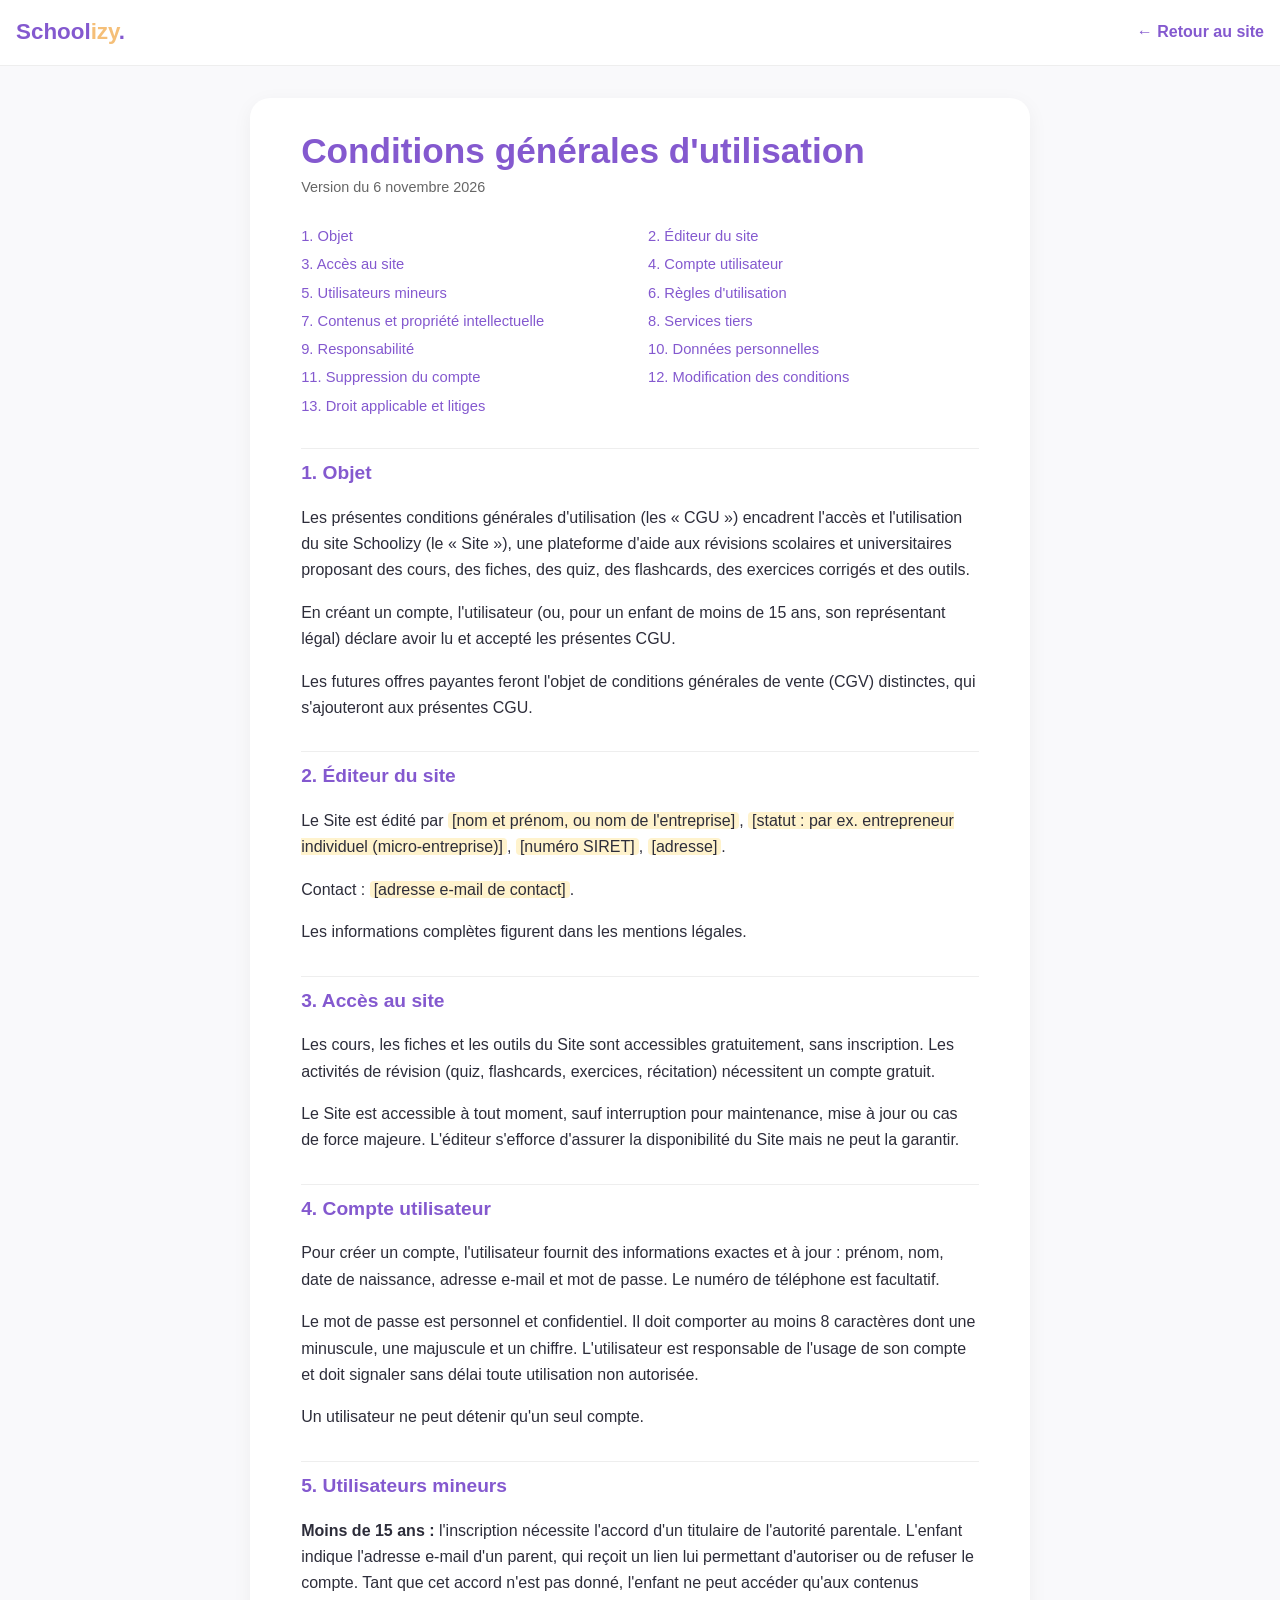
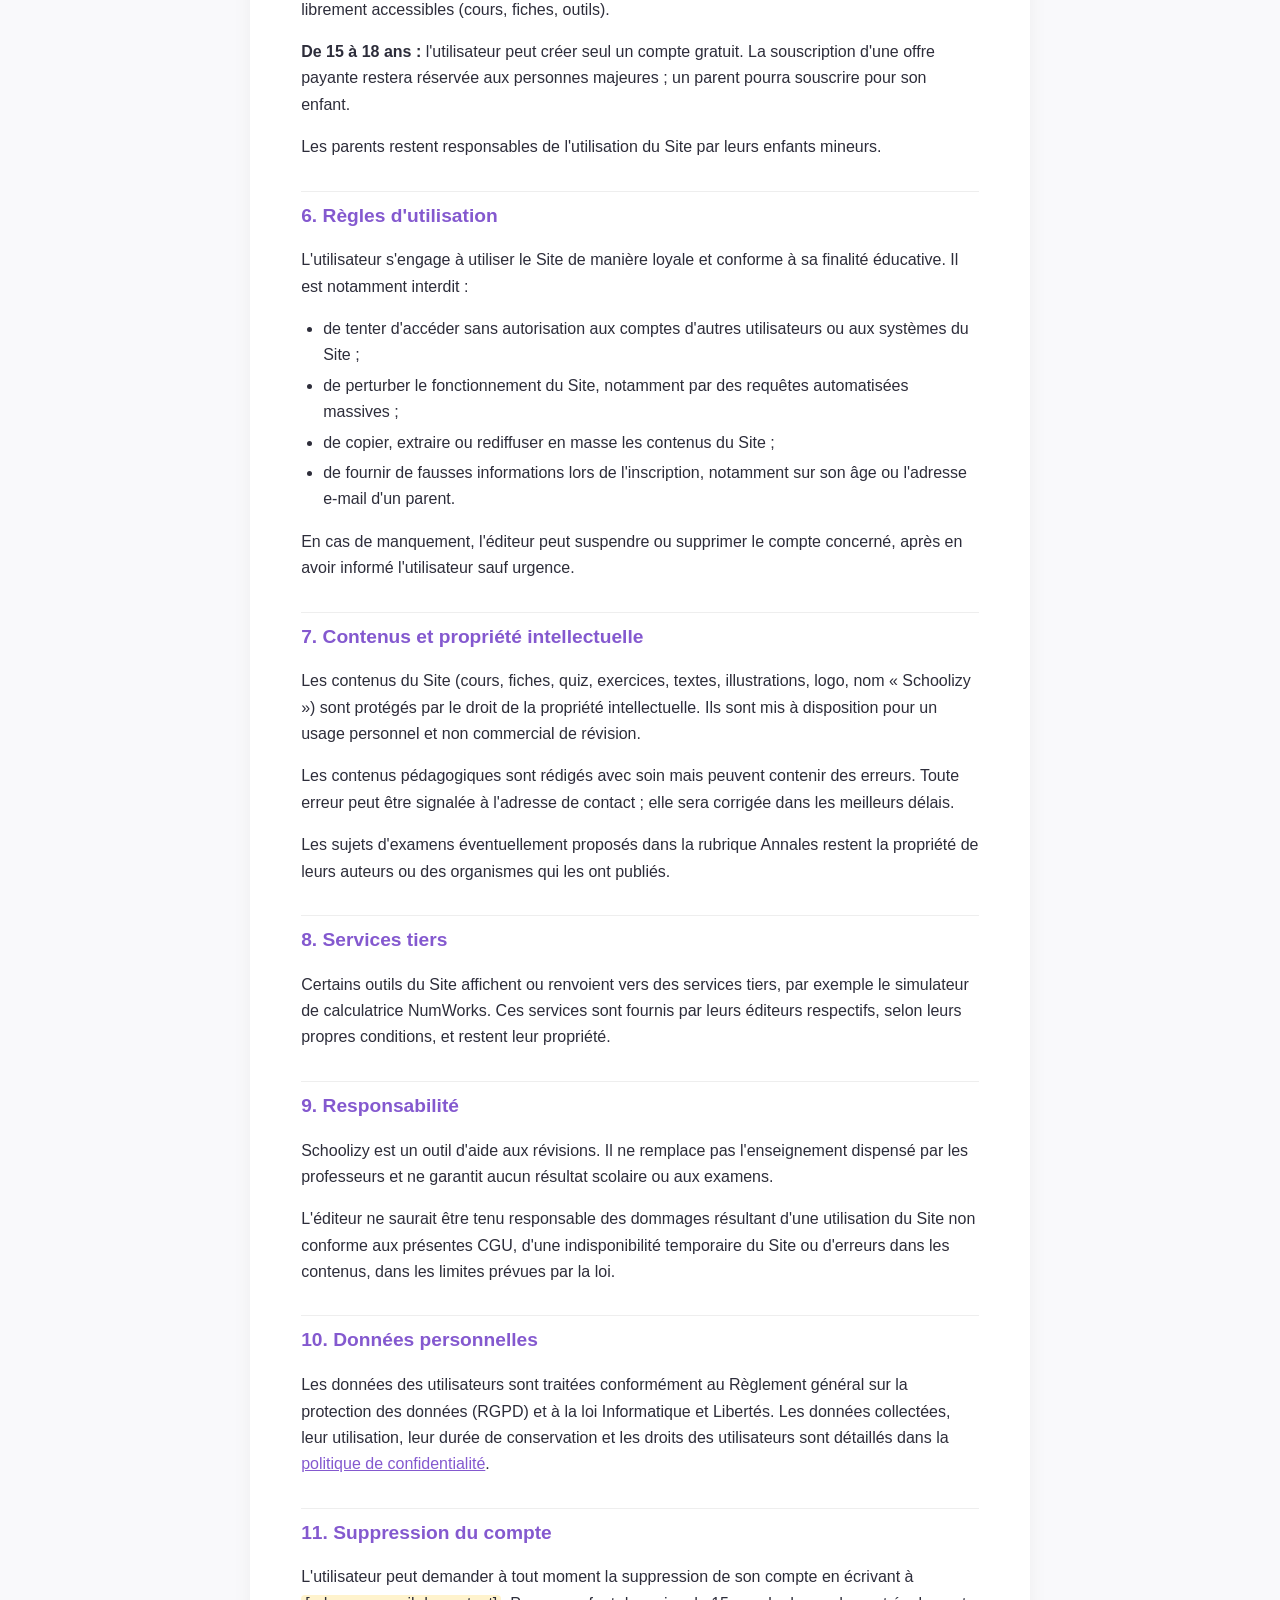
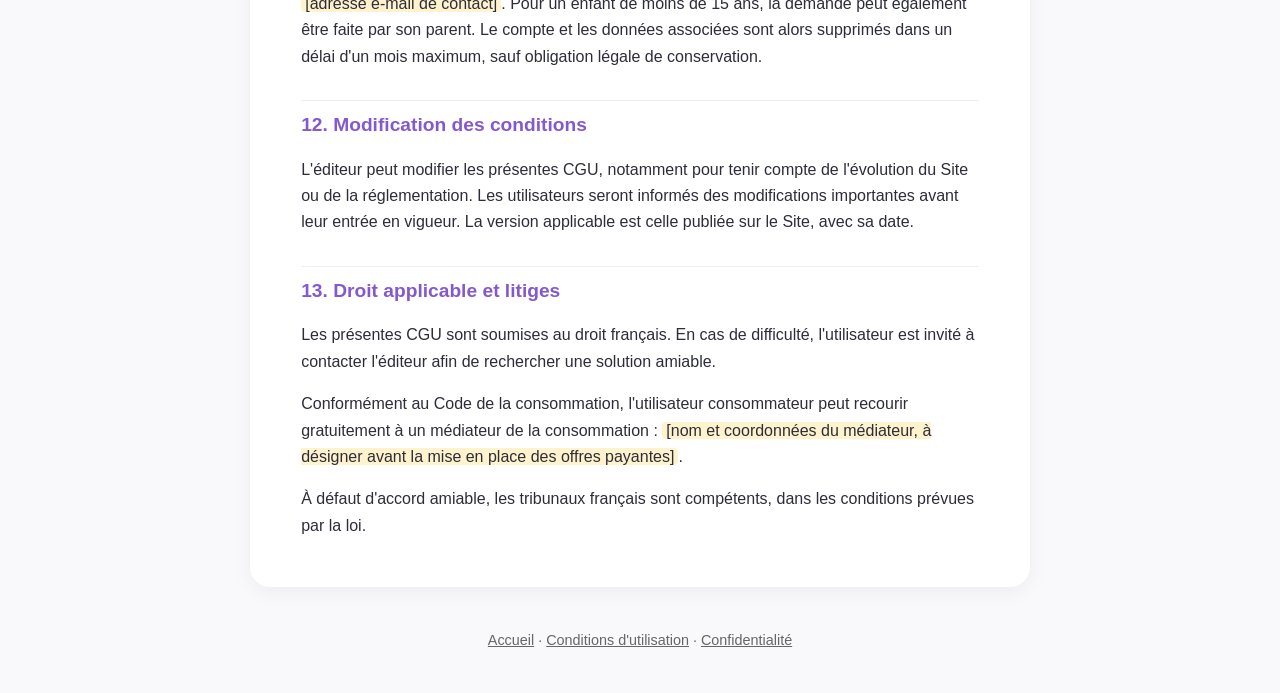
<file: cgu.html>
<!DOCTYPE html>
<html lang="fr">
<head>
    <meta charset="UTF-8">
    <meta name="viewport" content="width=device-width, initial-scale=1.0">
    <title>Conditions générales d'utilisation – Schoolizy</title>
    <meta name="description" content="Conditions générales d'utilisation du site Schoolizy.">
    <meta name="theme-color" content="#8459cf">
    <link rel="icon" type="image/svg+xml" href="data:image/svg+xml,%3Csvg xmlns='http://www.w3.org/2000/svg' viewBox='0 0 64 64'%3E%3Crect width='64' height='64' rx='16' fill='%238459cf'/%3E%3Ctext x='32' y='45' font-family='Segoe UI,Arial,sans-serif' font-size='40' font-weight='900' text-anchor='middle' fill='%23f5bf78'%3ES%3C/text%3E%3C/svg%3E">
    <link rel="stylesheet" href="legal.css">
</head>
<body>
    <script>try { if (localStorage.getItem('schoolizy-theme') === 'dark') document.body.classList.add('dark'); } catch (e) {}</script>
    <!--
        PREMIÈRE VERSION, À FAIRE RELIRE PAR UN PROFESSIONNEL DU DROIT AVANT LA MISE EN LIGNE DES OFFRES PAYANTES.
        Les passages surlignés en jaune (class="todo") sont à compléter.
    -->
    <header class="legal-top">
        <a class="logo" href="./">School<span>izy</span>.</a>
        <a class="back" href="./">← Retour au site</a>
    </header>

    <main class="legal">
        <h1>Conditions générales d'utilisation</h1>
        <p class="version">Version du 6 novembre 2026</p>

        <nav class="toc" aria-label="Sommaire">
            <a href="#objet">1. Objet</a>
            <a href="#editeur">2. Éditeur du site</a>
            <a href="#acces">3. Accès au site</a>
            <a href="#compte">4. Compte utilisateur</a>
            <a href="#mineurs">5. Utilisateurs mineurs</a>
            <a href="#usage">6. Règles d'utilisation</a>
            <a href="#contenus">7. Contenus et propriété intellectuelle</a>
            <a href="#tiers">8. Services tiers</a>
            <a href="#responsabilite">9. Responsabilité</a>
            <a href="#donnees">10. Données personnelles</a>
            <a href="#fin">11. Suppression du compte</a>
            <a href="#modif">12. Modification des conditions</a>
            <a href="#droit">13. Droit applicable et litiges</a>
        </nav>

        <section id="objet">
            <h2>1. Objet</h2>
            <p>Les présentes conditions générales d'utilisation (les « CGU ») encadrent l'accès et l'utilisation du site Schoolizy (le « Site »), une plateforme d'aide aux révisions scolaires et universitaires proposant des cours, des fiches, des quiz, des flashcards, des exercices corrigés et des outils.</p>
            <p>En créant un compte, l'utilisateur (ou, pour un enfant de moins de 15 ans, son représentant légal) déclare avoir lu et accepté les présentes CGU.</p>
            <p>Les futures offres payantes feront l'objet de conditions générales de vente (CGV) distinctes, qui s'ajouteront aux présentes CGU.</p>
        </section>

        <section id="editeur">
            <h2>2. Éditeur du site</h2>
            <p>Le Site est édité par <span class="todo">[nom et prénom, ou nom de l'entreprise]</span>, <span class="todo">[statut : par ex. entrepreneur individuel (micro-entreprise)]</span>, <span class="todo">[numéro SIRET]</span>, <span class="todo">[adresse]</span>.</p>
            <p>Contact : <span class="todo">[adresse e-mail de contact]</span>.</p>
            <p>Les informations complètes figurent dans les mentions légales.</p>
        </section>

        <section id="acces">
            <h2>3. Accès au site</h2>
            <p>Les cours, les fiches et les outils du Site sont accessibles gratuitement, sans inscription. Les activités de révision (quiz, flashcards, exercices, récitation) nécessitent un compte gratuit.</p>
            <p>Le Site est accessible à tout moment, sauf interruption pour maintenance, mise à jour ou cas de force majeure. L'éditeur s'efforce d'assurer la disponibilité du Site mais ne peut la garantir.</p>
        </section>

        <section id="compte">
            <h2>4. Compte utilisateur</h2>
            <p>Pour créer un compte, l'utilisateur fournit des informations exactes et à jour : prénom, nom, date de naissance, adresse e-mail et mot de passe. Le numéro de téléphone est facultatif.</p>
            <p>Le mot de passe est personnel et confidentiel. Il doit comporter au moins 8 caractères dont une minuscule, une majuscule et un chiffre. L'utilisateur est responsable de l'usage de son compte et doit signaler sans délai toute utilisation non autorisée.</p>
            <p>Un utilisateur ne peut détenir qu'un seul compte.</p>
        </section>

        <section id="mineurs">
            <h2>5. Utilisateurs mineurs</h2>
            <p><strong>Moins de 15 ans :</strong> l'inscription nécessite l'accord d'un titulaire de l'autorité parentale. L'enfant indique l'adresse e-mail d'un parent, qui reçoit un lien lui permettant d'autoriser ou de refuser le compte. Tant que cet accord n'est pas donné, l'enfant ne peut accéder qu'aux contenus librement accessibles (cours, fiches, outils).</p>
            <p><strong>De 15 à 18 ans :</strong> l'utilisateur peut créer seul un compte gratuit. La souscription d'une offre payante restera réservée aux personnes majeures ; un parent pourra souscrire pour son enfant.</p>
            <p>Les parents restent responsables de l'utilisation du Site par leurs enfants mineurs.</p>
        </section>

        <section id="usage">
            <h2>6. Règles d'utilisation</h2>
            <p>L'utilisateur s'engage à utiliser le Site de manière loyale et conforme à sa finalité éducative. Il est notamment interdit :</p>
            <ul>
                <li>de tenter d'accéder sans autorisation aux comptes d'autres utilisateurs ou aux systèmes du Site ;</li>
                <li>de perturber le fonctionnement du Site, notamment par des requêtes automatisées massives ;</li>
                <li>de copier, extraire ou rediffuser en masse les contenus du Site ;</li>
                <li>de fournir de fausses informations lors de l'inscription, notamment sur son âge ou l'adresse e-mail d'un parent.</li>
            </ul>
            <p>En cas de manquement, l'éditeur peut suspendre ou supprimer le compte concerné, après en avoir informé l'utilisateur sauf urgence.</p>
        </section>

        <section id="contenus">
            <h2>7. Contenus et propriété intellectuelle</h2>
            <p>Les contenus du Site (cours, fiches, quiz, exercices, textes, illustrations, logo, nom « Schoolizy ») sont protégés par le droit de la propriété intellectuelle. Ils sont mis à disposition pour un usage personnel et non commercial de révision.</p>
            <p>Les contenus pédagogiques sont rédigés avec soin mais peuvent contenir des erreurs. Toute erreur peut être signalée à l'adresse de contact ; elle sera corrigée dans les meilleurs délais.</p>
            <p>Les sujets d'examens éventuellement proposés dans la rubrique Annales restent la propriété de leurs auteurs ou des organismes qui les ont publiés.</p>
        </section>

        <section id="tiers">
            <h2>8. Services tiers</h2>
            <p>Certains outils du Site affichent ou renvoient vers des services tiers, par exemple le simulateur de calculatrice NumWorks. Ces services sont fournis par leurs éditeurs respectifs, selon leurs propres conditions, et restent leur propriété.</p>
        </section>

        <section id="responsabilite">
            <h2>9. Responsabilité</h2>
            <p>Schoolizy est un outil d'aide aux révisions. Il ne remplace pas l'enseignement dispensé par les professeurs et ne garantit aucun résultat scolaire ou aux examens.</p>
            <p>L'éditeur ne saurait être tenu responsable des dommages résultant d'une utilisation du Site non conforme aux présentes CGU, d'une indisponibilité temporaire du Site ou d'erreurs dans les contenus, dans les limites prévues par la loi.</p>
        </section>

        <section id="donnees">
            <h2>10. Données personnelles</h2>
            <p>Les données des utilisateurs sont traitées conformément au Règlement général sur la protection des données (RGPD) et à la loi Informatique et Libertés. Les données collectées, leur utilisation, leur durée de conservation et les droits des utilisateurs sont détaillés dans la <a href="confidentialite.html">politique de confidentialité</a>.</p>
        </section>

        <section id="fin">
            <h2>11. Suppression du compte</h2>
            <p>L'utilisateur peut demander à tout moment la suppression de son compte en écrivant à <span class="todo">[adresse e-mail de contact]</span>. Pour un enfant de moins de 15 ans, la demande peut également être faite par son parent. Le compte et les données associées sont alors supprimés dans un délai d'un mois maximum, sauf obligation légale de conservation.</p>
        </section>

        <section id="modif">
            <h2>12. Modification des conditions</h2>
            <p>L'éditeur peut modifier les présentes CGU, notamment pour tenir compte de l'évolution du Site ou de la réglementation. Les utilisateurs seront informés des modifications importantes avant leur entrée en vigueur. La version applicable est celle publiée sur le Site, avec sa date.</p>
        </section>

        <section id="droit">
            <h2>13. Droit applicable et litiges</h2>
            <p>Les présentes CGU sont soumises au droit français. En cas de difficulté, l'utilisateur est invité à contacter l'éditeur afin de rechercher une solution amiable.</p>
            <p>Conformément au Code de la consommation, l'utilisateur consommateur peut recourir gratuitement à un médiateur de la consommation : <span class="todo">[nom et coordonnées du médiateur, à désigner avant la mise en place des offres payantes]</span>.</p>
            <p>À défaut d'accord amiable, les tribunaux français sont compétents, dans les conditions prévues par la loi.</p>
        </section>
    </main>

    <footer class="legal-foot">
        <a href="./">Accueil</a> · <a href="cgu.html">Conditions d'utilisation</a> · <a href="confidentialite.html">Confidentialité</a>
    </footer>
</body>
</html>
</file>
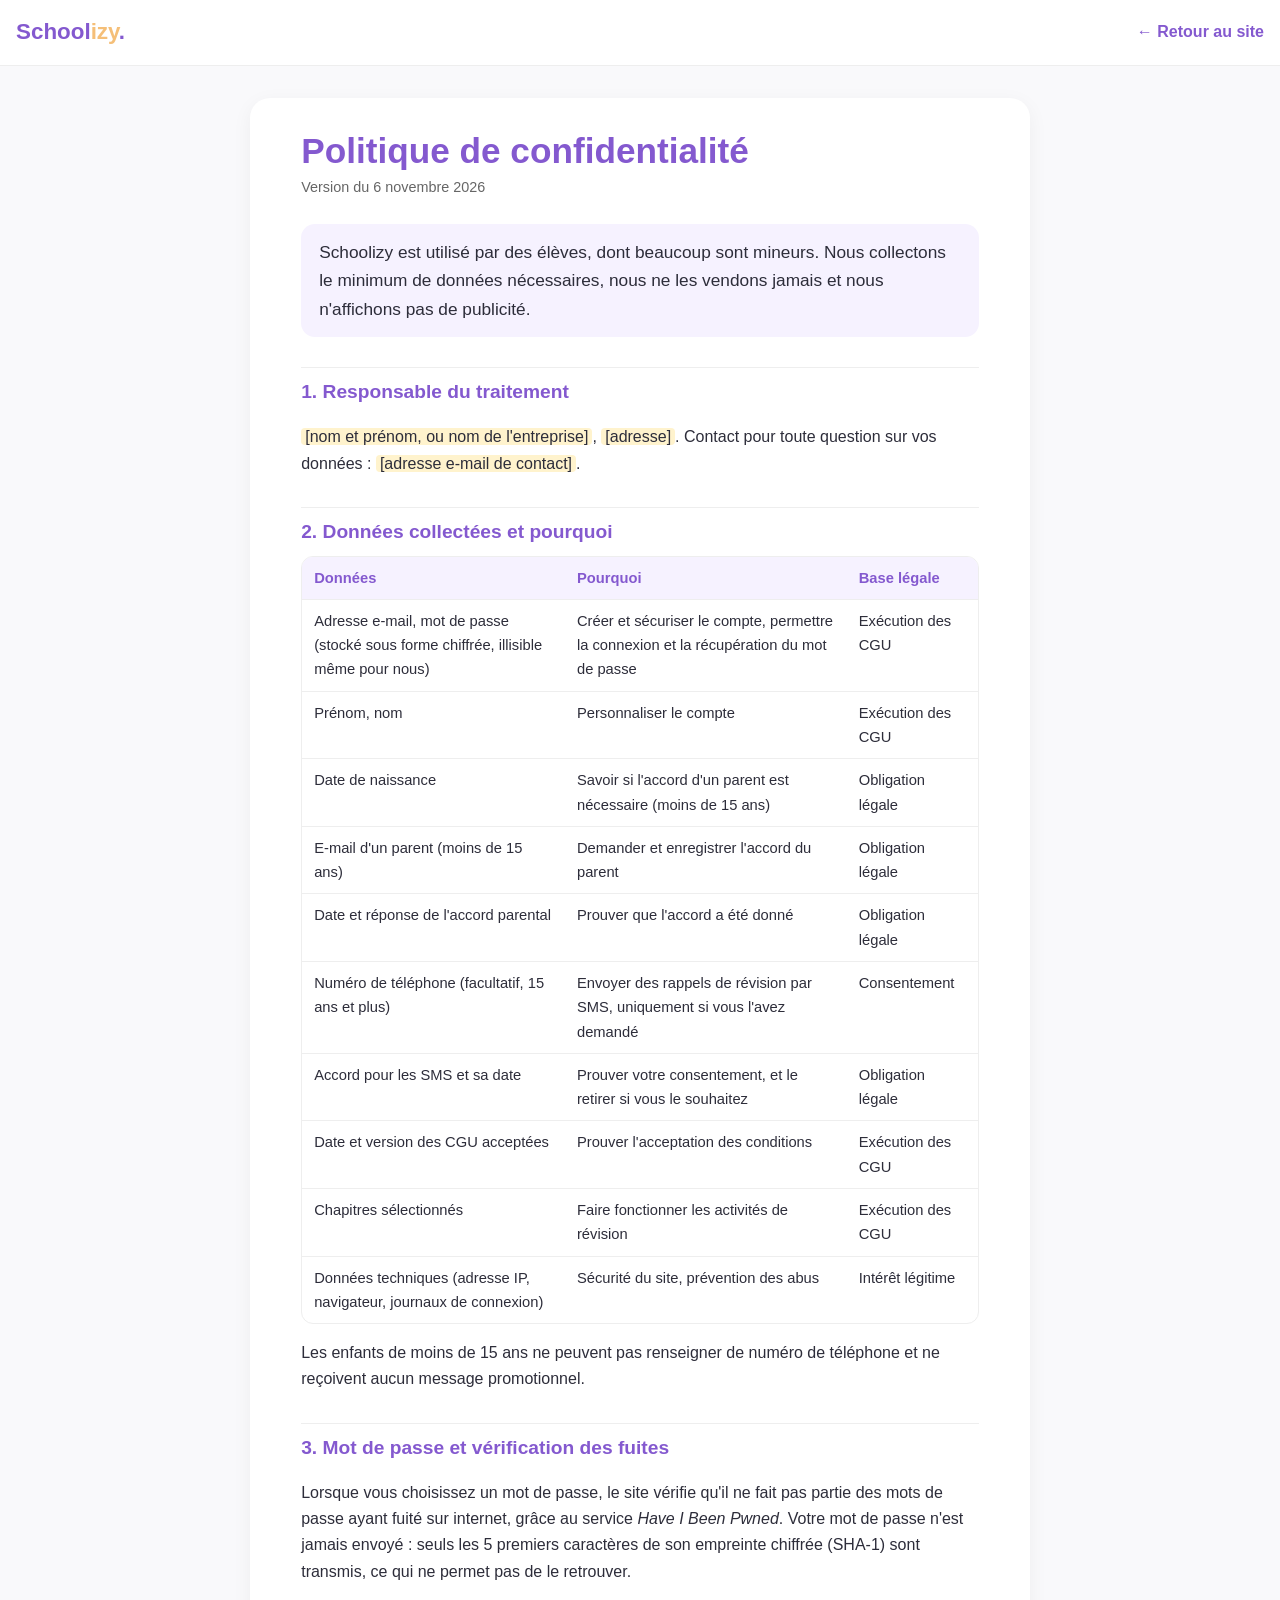
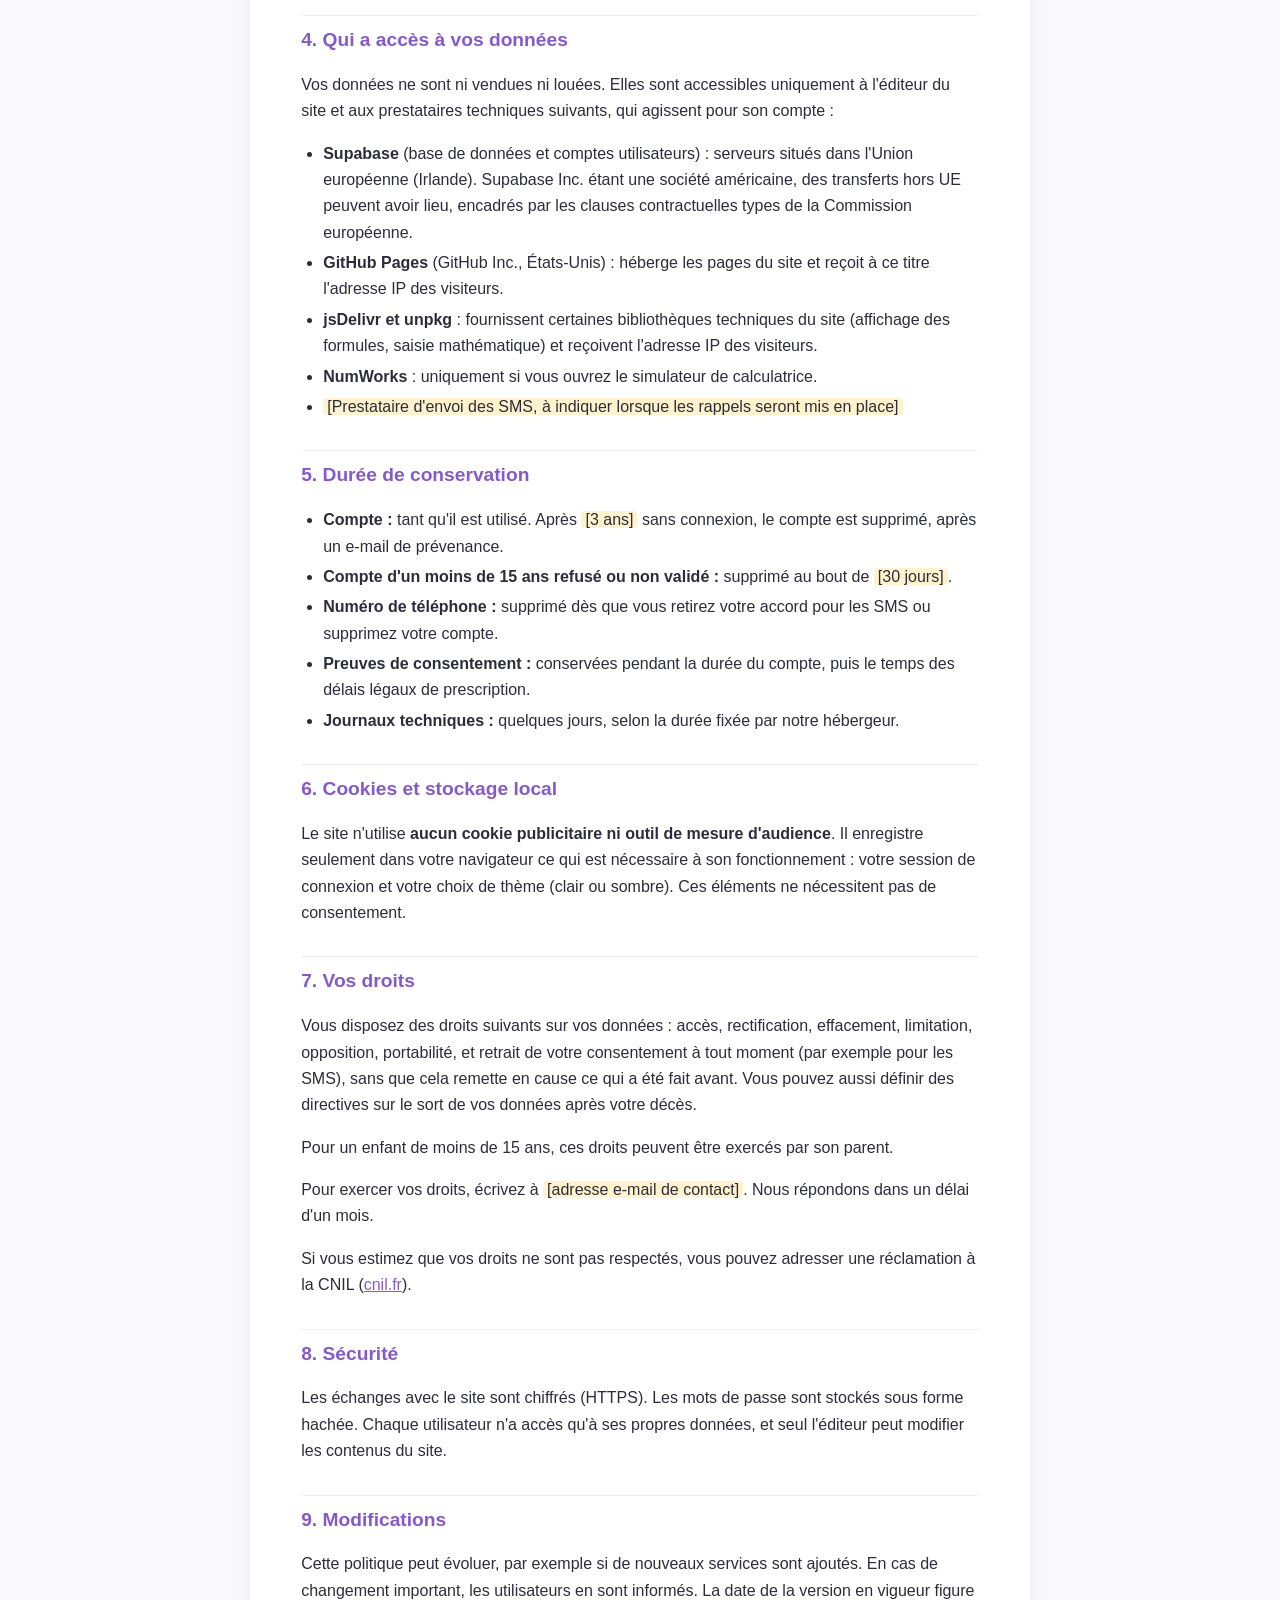
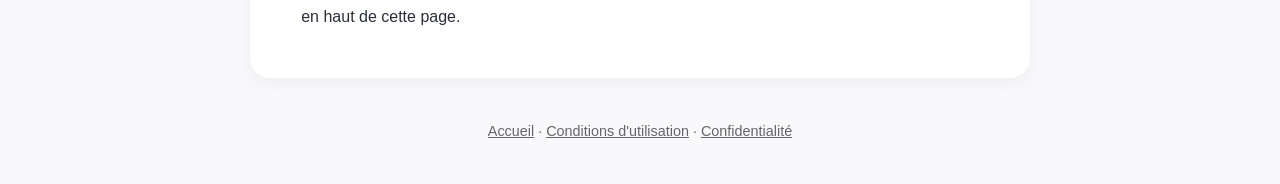
<file: confidentialite.html>
<!DOCTYPE html>
<html lang="fr">
<head>
    <meta charset="UTF-8">
    <meta name="viewport" content="width=device-width, initial-scale=1.0">
    <title>Politique de confidentialité – Schoolizy</title>
    <meta name="description" content="Comment Schoolizy collecte, utilise et protège vos données personnelles.">
    <meta name="theme-color" content="#8459cf">
    <link rel="icon" type="image/svg+xml" href="data:image/svg+xml,%3Csvg xmlns='http://www.w3.org/2000/svg' viewBox='0 0 64 64'%3E%3Crect width='64' height='64' rx='16' fill='%238459cf'/%3E%3Ctext x='32' y='45' font-family='Segoe UI,Arial,sans-serif' font-size='40' font-weight='900' text-anchor='middle' fill='%23f5bf78'%3ES%3C/text%3E%3C/svg%3E">
    <link rel="stylesheet" href="legal.css">
</head>
<body>
    <script>try { if (localStorage.getItem('schoolizy-theme') === 'dark') document.body.classList.add('dark'); } catch (e) {}</script>
    <!--
        PREMIÈRE VERSION, À FAIRE RELIRE PAR UN PROFESSIONNEL AVANT LA MISE EN LIGNE DES OFFRES PAYANTES.
        Les passages surlignés en jaune (class="todo") sont à compléter.
        Si le site change (nouvelles données collectées, nouveau prestataire, SMS envoyés...), cette page doit être mise à jour.
    -->
    <header class="legal-top">
        <a class="logo" href="./">School<span>izy</span>.</a>
        <a class="back" href="./">← Retour au site</a>
    </header>

    <main class="legal">
        <h1>Politique de confidentialité</h1>
        <p class="version">Version du 6 novembre 2026</p>

        <p class="lead">Schoolizy est utilisé par des élèves, dont beaucoup sont mineurs. Nous collectons le minimum de données nécessaires, nous ne les vendons jamais et nous n'affichons pas de publicité.</p>

        <section>
            <h2>1. Responsable du traitement</h2>
            <p><span class="todo">[nom et prénom, ou nom de l'entreprise]</span>, <span class="todo">[adresse]</span>. Contact pour toute question sur vos données : <span class="todo">[adresse e-mail de contact]</span>.</p>
        </section>

        <section>
            <h2>2. Données collectées et pourquoi</h2>
            <div class="table-wrap">
            <table>
                <thead><tr><th>Données</th><th>Pourquoi</th><th>Base légale</th></tr></thead>
                <tbody>
                    <tr><td>Adresse e-mail, mot de passe (stocké sous forme chiffrée, illisible même pour nous)</td><td>Créer et sécuriser le compte, permettre la connexion et la récupération du mot de passe</td><td>Exécution des CGU</td></tr>
                    <tr><td>Prénom, nom</td><td>Personnaliser le compte</td><td>Exécution des CGU</td></tr>
                    <tr><td>Date de naissance</td><td>Savoir si l'accord d'un parent est nécessaire (moins de 15 ans)</td><td>Obligation légale</td></tr>
                    <tr><td>E-mail d'un parent (moins de 15 ans)</td><td>Demander et enregistrer l'accord du parent</td><td>Obligation légale</td></tr>
                    <tr><td>Date et réponse de l'accord parental</td><td>Prouver que l'accord a été donné</td><td>Obligation légale</td></tr>
                    <tr><td>Numéro de téléphone (facultatif, 15 ans et plus)</td><td>Envoyer des rappels de révision par SMS, uniquement si vous l'avez demandé</td><td>Consentement</td></tr>
                    <tr><td>Accord pour les SMS et sa date</td><td>Prouver votre consentement, et le retirer si vous le souhaitez</td><td>Obligation légale</td></tr>
                    <tr><td>Date et version des CGU acceptées</td><td>Prouver l'acceptation des conditions</td><td>Exécution des CGU</td></tr>
                    <tr><td>Chapitres sélectionnés</td><td>Faire fonctionner les activités de révision</td><td>Exécution des CGU</td></tr>
                    <tr><td>Données techniques (adresse IP, navigateur, journaux de connexion)</td><td>Sécurité du site, prévention des abus</td><td>Intérêt légitime</td></tr>
                </tbody>
            </table>
            </div>
            <p>Les enfants de moins de 15 ans ne peuvent pas renseigner de numéro de téléphone et ne reçoivent aucun message promotionnel.</p>
        </section>

        <section>
            <h2>3. Mot de passe et vérification des fuites</h2>
            <p>Lorsque vous choisissez un mot de passe, le site vérifie qu'il ne fait pas partie des mots de passe ayant fuité sur internet, grâce au service <em>Have I Been Pwned</em>. Votre mot de passe n'est jamais envoyé : seuls les 5 premiers caractères de son empreinte chiffrée (SHA-1) sont transmis, ce qui ne permet pas de le retrouver.</p>
        </section>

        <section>
            <h2>4. Qui a accès à vos données</h2>
            <p>Vos données ne sont ni vendues ni louées. Elles sont accessibles uniquement à l'éditeur du site et aux prestataires techniques suivants, qui agissent pour son compte :</p>
            <ul>
                <li><strong>Supabase</strong> (base de données et comptes utilisateurs) : serveurs situés dans l'Union européenne (Irlande). Supabase Inc. étant une société américaine, des transferts hors UE peuvent avoir lieu, encadrés par les clauses contractuelles types de la Commission européenne.</li>
                <li><strong>GitHub Pages</strong> (GitHub Inc., États-Unis) : héberge les pages du site et reçoit à ce titre l'adresse IP des visiteurs.</li>
                <li><strong>jsDelivr et unpkg</strong> : fournissent certaines bibliothèques techniques du site (affichage des formules, saisie mathématique) et reçoivent l'adresse IP des visiteurs.</li>
                <li><strong>NumWorks</strong> : uniquement si vous ouvrez le simulateur de calculatrice.</li>
                <li><span class="todo">[Prestataire d'envoi des SMS, à indiquer lorsque les rappels seront mis en place]</span></li>
            </ul>
        </section>

        <section>
            <h2>5. Durée de conservation</h2>
            <ul>
                <li><strong>Compte :</strong> tant qu'il est utilisé. Après <span class="todo">[3 ans]</span> sans connexion, le compte est supprimé, après un e-mail de prévenance.</li>
                <li><strong>Compte d'un moins de 15 ans refusé ou non validé :</strong> supprimé au bout de <span class="todo">[30 jours]</span>.</li>
                <li><strong>Numéro de téléphone :</strong> supprimé dès que vous retirez votre accord pour les SMS ou supprimez votre compte.</li>
                <li><strong>Preuves de consentement :</strong> conservées pendant la durée du compte, puis le temps des délais légaux de prescription.</li>
                <li><strong>Journaux techniques :</strong> quelques jours, selon la durée fixée par notre hébergeur.</li>
            </ul>
        </section>

        <section>
            <h2>6. Cookies et stockage local</h2>
            <p>Le site n'utilise <strong>aucun cookie publicitaire ni outil de mesure d'audience</strong>. Il enregistre seulement dans votre navigateur ce qui est nécessaire à son fonctionnement : votre session de connexion et votre choix de thème (clair ou sombre). Ces éléments ne nécessitent pas de consentement.</p>
        </section>

        <section>
            <h2>7. Vos droits</h2>
            <p>Vous disposez des droits suivants sur vos données : accès, rectification, effacement, limitation, opposition, portabilité, et retrait de votre consentement à tout moment (par exemple pour les SMS), sans que cela remette en cause ce qui a été fait avant. Vous pouvez aussi définir des directives sur le sort de vos données après votre décès.</p>
            <p>Pour un enfant de moins de 15 ans, ces droits peuvent être exercés par son parent.</p>
            <p>Pour exercer vos droits, écrivez à <span class="todo">[adresse e-mail de contact]</span>. Nous répondons dans un délai d'un mois.</p>
            <p>Si vous estimez que vos droits ne sont pas respectés, vous pouvez adresser une réclamation à la CNIL (<a href="https://www.cnil.fr" target="_blank" rel="noopener">cnil.fr</a>).</p>
        </section>

        <section>
            <h2>8. Sécurité</h2>
            <p>Les échanges avec le site sont chiffrés (HTTPS). Les mots de passe sont stockés sous forme hachée. Chaque utilisateur n'a accès qu'à ses propres données, et seul l'éditeur peut modifier les contenus du site.</p>
        </section>

        <section>
            <h2>9. Modifications</h2>
            <p>Cette politique peut évoluer, par exemple si de nouveaux services sont ajoutés. En cas de changement important, les utilisateurs en sont informés. La date de la version en vigueur figure en haut de cette page.</p>
        </section>
    </main>

    <footer class="legal-foot">
        <a href="./">Accueil</a> · <a href="cgu.html">Conditions d'utilisation</a> · <a href="confidentialite.html">Confidentialité</a>
    </footer>
</body>
</html>
</file>
<file: legal.css>
/* Pages légales (CGU, confidentialité) aux couleurs de Schoolizy */
:root {
    --brand-school: #8459cf; --brand-izy: #f5bf78;
    --bg: #F9F9FB; --card: #ffffff; --text: #2D2D3A; --muted: #666; --line: #eee; --todo: #fff3cd;
}
body.dark { --bg: #13131f; --card: #1e1e2f; --text: #e9e8f2; --muted: #a3a3b8; --line: #34344c; --todo: #4a3c12; }
* { box-sizing: border-box; }
body {
    margin: 0; background: var(--bg); color: var(--text);
    font-family: 'Segoe UI', Tahoma, Geneva, Verdana, sans-serif; line-height: 1.65;
}
.legal-top {
    position: sticky; top: 0; z-index: 2; display: flex; justify-content: space-between; align-items: center;
    padding: 14px max(16px, env(safe-area-inset-left)); background: var(--card); border-bottom: 1px solid var(--line);
}
.logo { font-size: 1.4rem; font-weight: bold; color: var(--brand-school); text-decoration: none; }
.logo span { color: var(--brand-izy); }
.back { color: var(--brand-school); font-weight: 600; text-decoration: none; }
.legal {
    max-width: 780px; margin: 32px auto; padding: 32px max(20px, 4vw);
    background: var(--card); border-radius: 20px; box-shadow: 0 5px 20px rgba(0,0,0,0.05);
}
h1 { color: var(--brand-school); font-size: clamp(1.6rem, 4vw, 2.2rem); margin: 0 0 4px; line-height: 1.2; }
.version { color: var(--muted); margin: 0 0 24px; font-size: 0.9rem; }
.lead { font-size: 1.08rem; background: #f6f2ff; border-radius: 14px; padding: 14px 18px; }
body.dark .lead { background: #241f36; }
h2 { color: var(--brand-school); font-size: 1.2rem; margin: 30px 0 8px; padding-top: 8px; border-top: 1px solid var(--line); }
p, li { color: var(--text); }
ul { padding-left: 22px; }
li { margin: 4px 0; }
a { color: var(--brand-school); }
.toc { display: grid; grid-template-columns: repeat(auto-fit, minmax(220px, 1fr)); gap: 4px 16px; margin-bottom: 10px; font-size: 0.92rem; }
.toc a { text-decoration: none; }
.toc a:hover { text-decoration: underline; }
.todo { background: var(--todo); border-radius: 4px; padding: 0 4px; }
.table-wrap { overflow-x: auto; border: 1px solid var(--line); border-radius: 12px; }
table { border-collapse: collapse; width: 100%; min-width: 560px; font-size: 0.92rem; }
th, td { text-align: left; padding: 9px 12px; border-bottom: 1px solid var(--line); vertical-align: top; }
th { background: #f6f2ff; color: var(--brand-school); }
body.dark th { background: #241f36; }
tr:last-child td { border-bottom: none; }
.legal-foot { text-align: center; color: var(--muted); padding: 10px 16px 40px; font-size: 0.9rem; }
.legal-foot a { color: var(--muted); }
@media (max-width: 600px) { .legal { margin: 16px 12px; border-radius: 16px; } }
</file>
